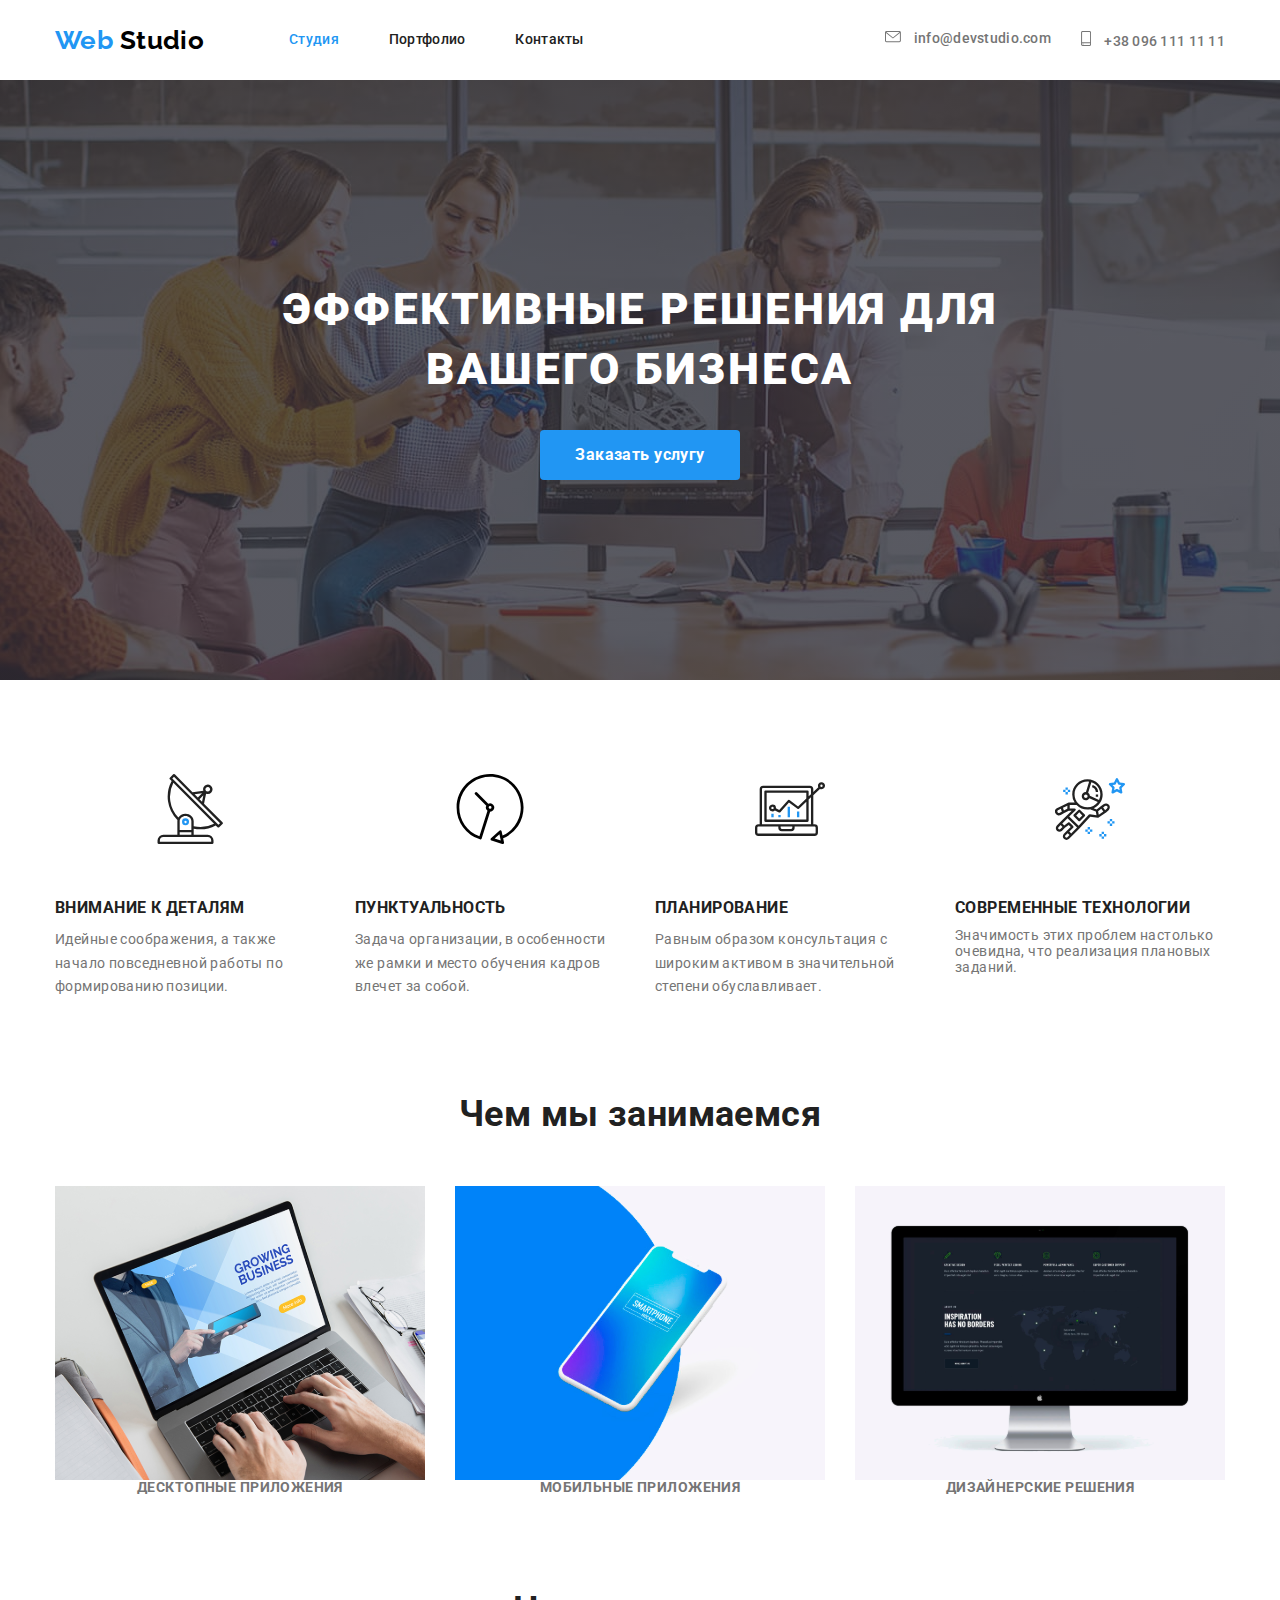
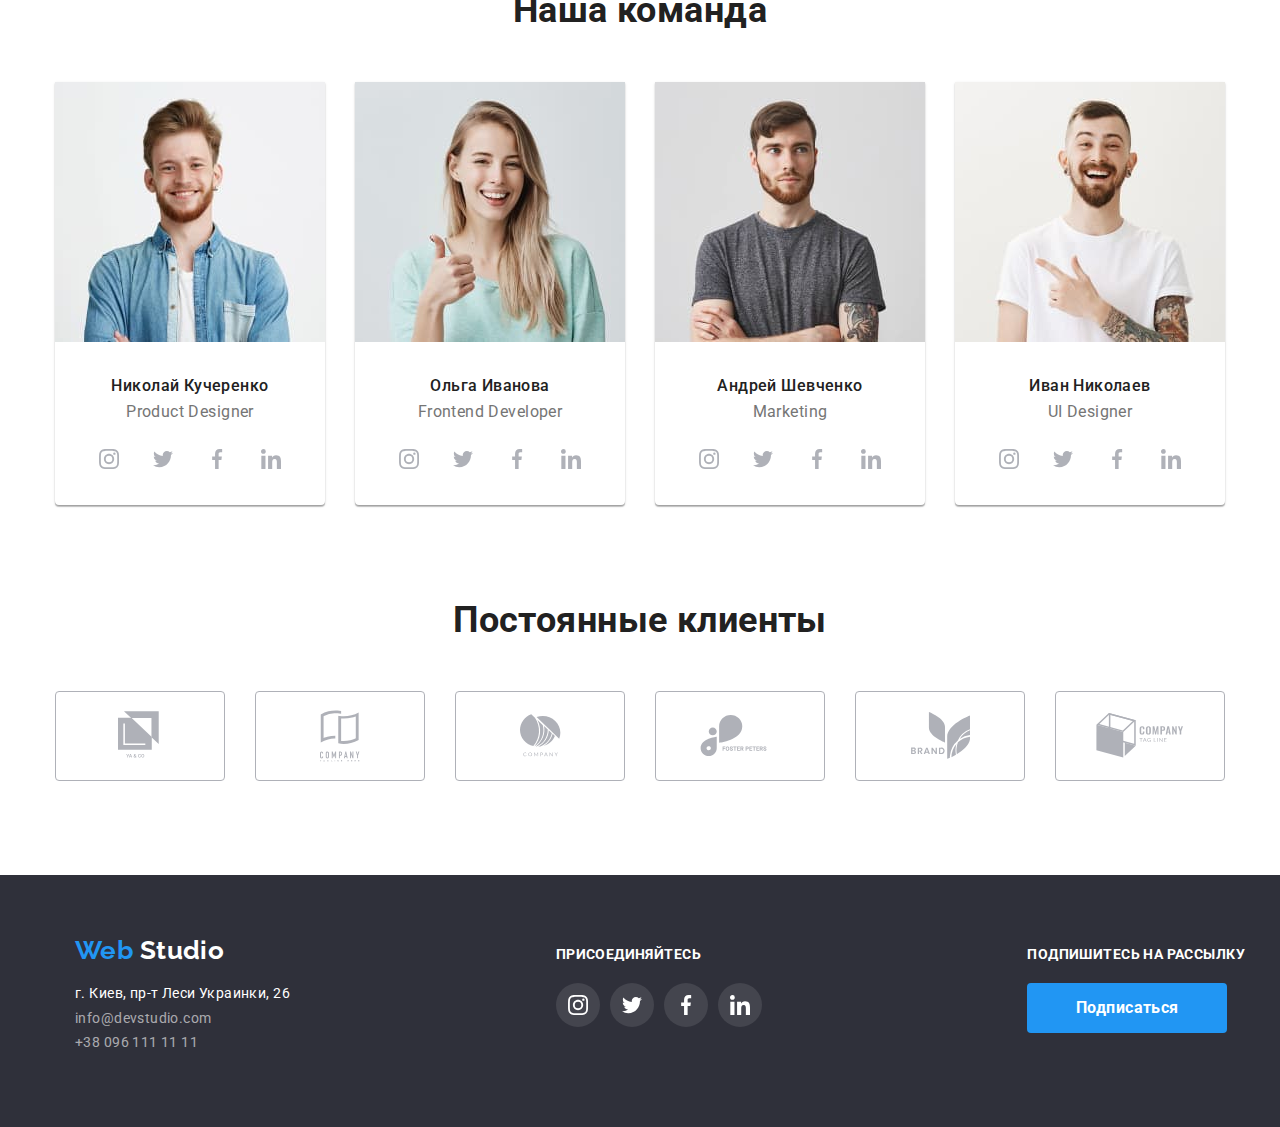
<file: index.html>
<!DOCTYPE html>
<html lang="ru">
  <head>
    <meta charset="UTF-8" />
    <meta name="viewport" content="width=device-width, initial-scale=1.0" />
    <title>Web Studio</title>
    <link
      href="https://fonts.googleapis.com/css2?family=Raleway:wght@700&family=Roboto:wght@400;500;700;900&display=swap"
      rel="stylesheet"
    />
    <link
      rel="stylesheet"
      href="https://cdnjs.cloudflare.com/ajax/libs/modern-normalize/0.7.0/modern-normalize.min.css"
    />
    <link rel="stylesheet" href="./css/styles.css" />
  </head>

  <body>
    <header>
      <div class="container main-nav">
        <a href="./index.html" class="logo">
          <span class="logo-web">Web</span>
          <span class="logo-studio">Studio</span>
        </a>

        <nav>
          <ul class="site-nav list">
            <li class="item">
              <a href="./index.html" class="link current">Студия</a>
            </li>
            <li class="item">
              <a href="./portfolio.html" class="link">Портфолио</a>
            </li>
            <li class="item"><a href="" class="link">Контакты</a></li>
          </ul>
        </nav>

        <address class="adress">
          <ul class="adress-nav list">
            <li class="item">
              <a href="mailto:info@devstudio.com" class="adress-link">
                <svg class="icon-envelope icon-header">
                  <use href="./images/symbol-defs.svg#envelope"></use>
                </svg>
                info@devstudio.com</a
              >
            </li>
            <li class="item">
              <a href="tel:+380961111111" class="adress-link">
                <svg class="icon-phone icon-header">
                  <use href="./images/symbol-defs.svg#phone"></use>
                </svg>
                +38 096 111 11 11
              </a>
            </li>
          </ul>
        </address>
      </div>
    </header>

    <main>
      <section class="hero">
        <div class="overlay">
          <h1 class="hero-title">Эффективные решения для вашего бизнеса</h1>
          <a href="" class="button">Заказать услугу</a>
        </div>
      </section>

      <section class="section">
        <div class="container">
          <h2 class="section-title visually-hidden">Особенность работы</h2>
          <ul class="feature-list list">
            <li class="item">
              <svg class="feature-icon">
                <use href="./images/symbol-defs.svg#antena"></use>
              </svg>
              <h3 class="title">Внимание к деталям</h3>
              <p class="text">
                Идейные соображения, а также начало повседневной работы по
                формированию позиции.
              </p>
            </li>
            <li class="item">
              <svg class="feature-icon">
                <use href="./images/symbol-defs.svg#clock"></use>
              </svg>
              <h3 class="title">Пунктуальность</h3>
              <p class="text">
                Задача организации, в особенности же рамки и место обучения
                кадров влечет за собой.
              </p>
            </li>
            <li class="item">
              <svg class="feature-icon">
                <use href="./images/symbol-defs.svg#diagram"></use>
              </svg>
              <h3 class="title icon">Планирование</h3>
              <p class="text">
                Равным образом консультация с широким активом в значительной
                степени обуславливает.
              </p>
            </li>
            <li class="item">
              <svg class="feature-icon">
                <use href="./images/symbol-defs.svg#astronaut"></use>
              </svg>
              <h3 class="title icon">Современные технологии</h3>
              <p>
                Значимость этих проблем настолько очевидна, что реализация
                плановых заданий.
              </p>
            </li>
          </ul>
        </div>
      </section>

      <section class="section">
        <div class="container">
          <h2 class="section-title">Чем мы занимаемся</h2>
          <ul class="todo-list list">
            <li class="item icon-laptop">
              <p class="todo-text">Десктопные приложения</p>
            </li>
            <li class="item icon-smartphone">
              <p class="todo-text">Мобильные приложения</p>
            </li>
            <li class="item icon-monitor">
              <p class="todo-text">Дизайнерские решения</p>
            </li>
          </ul>
        </div>
      </section>

      <section class="section">
        <div class="container">
          <h2 class="section-title">Наша команда</h2>
          <ul class="team-list list">
            <li class="item">
              <img
                src="./images/team1.jpg"
                alt="член команды 1"
                width="270"
                class="img"
              />
              <h3 class="title">Николай Кучеренко</h3>
              <p class="text">Product Designer</p>
              <ul class="social-list list">
                <li class="item">
                  <a href="" aria-label="Ссылка на Instagramm" class="img-social">
                    <svg class="team-icon" width = "20" height = "20">
                      <use href="./images/symbol-defs.svg#instagram"></use>
                    </svg>
                  </a>
                </li>
                <li class="item">
                  <a href="" aria-label="Ссылка на Twitter" class="img-social">
                    <svg class="team-icon" width="20" height="20">
                      <use href="./images/symbol-defs.svg#twitter"></use>
                    </svg>
                  </a>
                </li>
                <li class="item">
                  <a href="" aria-label="Ссылка на Facebook" class="img-social">
                    <svg class="team-icon" width="20" height="20">
                      <use href="./images/symbol-defs.svg#facebook"></use>
                    </svg>
                  </a>
                </li>
                <li class="item">
                  <a href="" aria-label="Ссылка на LinkedIn" class="img-social">
                    <svg class="team-icon" width="20" height="20">
                      <use href="./images/symbol-defs.svg#linkedin"></use>
                    </svg>
                  </a>
                </li>
              </ul>
            </li>
            <li class="item">
              <img
                src="./images/team2.jpg"
                alt="член команды 2"
                width="270"
                class="img"
              />
              <h3 class="title">Ольга Иванова</h3>
              <p class="text">Frontend Developer</p>
              <ul class="social-list list">
                <li class="item">
                  <a href="" aria-label="Ссылка на Instagramm" class="img-social">
                    <svg class="team-icon" width="20" height="20">
                      <use href="./images/symbol-defs.svg#instagram"></use>
                    </svg>
                  </a>
                </li>
                <li class="item">
                  <a href="" aria-label="Ссылка на Twitter" class="img-social">
                    <svg class="team-icon" width="20" height="20">
                      <use href="./images/symbol-defs.svg#twitter"></use>
                    </svg>
                  </a>
                </li>
                <li class="item">
                  <a href="" aria-label="Ссылка на Facebook" class="img-social">
                    <svg class="team-icon" width="20" height="20">
                      <use href="./images/symbol-defs.svg#facebook"></use>
                    </svg>
                  </a>
                </li>
                <li class="item">
                  <a href="" aria-label="Ссылка на LinkedIn" class="img-social">
                    <svg class="team-icon" width="20" height="20">
                      <use href="./images/symbol-defs.svg#linkedin"></use>
                    </svg>
                  </a>
                </li>
              </ul>
            </li>
            <li class="item">
              <img
                src="./images/team3.jpg"
                alt="член команды 3"
                width="270"
                class="img"
              />
              <h3 class="title">Андрей Шевченко</h3>
              <p class="text">Marketing</p>
              <ul class="social-list list">
                <li class="item">
                  <a href="" aria-label="Ссылка на Instagramm" class="img-social">
                    <svg class="team-icon" width="20" height="20">
                      <use href="./images/symbol-defs.svg#instagram"></use>
                    </svg>
                  </a>
                </li>
                <li class="item">
                  <a href="" aria-label="Ссылка на Twitter" class="img-social">
                    <svg class="team-icon" width="20" height="20">
                      <use href="./images/symbol-defs.svg#twitter"></use>
                    </svg>
                  </a>
                </li>
                <li class="item">
                  <a href="" aria-label="Ссылка на Facebook" class="img-social">
                    <svg class="team-icon" width="20" height="20">
                      <use href="./images/symbol-defs.svg#facebook"></use>
                    </svg>
                  </a>
                </li>
                <li class="item">
                  <a href="" aria-label="Ссылка на LinkedIn" class="img-social">
                    <svg class="team-icon" width="20" height="20">
                      <use href="./images/symbol-defs.svg#linkedin"></use>
                    </svg>
                  </a>
                </li>
              </ul>
            </li>
            <li class="item">
              <img
                src="./images/team4.jpg"
                alt="член команды 4"
                width="270"
                class="img"
              />
              <h3 class="title">Иван Николаев</h3>
              <p class="text">UI Designer</p>
              <ul class="social-list list">
                <li class="item">
                  <a href="" aria-label="Ссылка на Instagramm" class="img-social">
                    <svg class="team-icon" width="20" height="20">
                      <use href="./images/symbol-defs.svg#instagram"></use>
                    </svg>
                  </a>
                </li>
                <li class="item">
                  <a href="" aria-label="Ссылка на Twitter" class="img-social">
                    <svg class="team-icon" width="20" height="20">
                      <use href="./images/symbol-defs.svg#twitter"></use>
                    </svg>
                  </a>
                </li>
                <li class="item">
                  <a href="" aria-label="Ссылка на Facebook" class="img-social">
                    <svg class="team-icon" width="20" height="20">
                      <use href="./images/symbol-defs.svg#facebook"></use>
                    </svg>
                  </a>
                </li>
                <li class="item">
                  <a href="" aria-label="Ссылка на LinkedIn" class="img-social">
                    <svg class="team-icon" width="20" height="20">
                      <use href="./images/symbol-defs.svg#linkedin"></use>
                    </svg>
                  </a>
                </li>
              </ul>
            </li>
          </ul>
        </div>
      </section>

      <section class="section">
        <div class="container">
          <h2 class="section-title">Постоянные клиенты</h2>
          <ul class="client-list list">
            <li>
              <a href="#" class="item">
                <svg class="img-client"  width="45" height = "50">
                  <use href="./images/symbol-defs.svg#client_1"></use>
                </svg>
              </a>
            </li>
            <li>
              <a href="#" class="item">
                <svg class="img-client" width="40" height = "52">
                  <use href="./images/symbol-defs.svg#client_2"></use>
                </svg>
              </a>
            </li>
            <li>
              <a href="#" class="item">
                <svg class="img-client"  width="41" height = "43">
                  <use href="./images/symbol-defs.svg#client_3"></use>
                </svg>
              </a>
            </li>
              <a href="#" class="item">
                <svg class="img-client"  width="80" height = "42">
                  <use href="./images/symbol-defs.svg#client_4"></use>
                </svg>
              </a>
              </li>
              <li>
                <a href="#" class="item">
                  <svg class="img-client"  width="59" height = "47">
                    <use href="./images/symbol-defs.svg#client_5"></use>
                  </svg>
                </a>
              </li>
              <li>
                <a href="#" class="item">
                  <svg class="img-client" width="88" height = "45">
                    <use href="./images/symbol-defs.svg#client_6"></use>
                  </svg>
                </a>
              </li>
          </ul>
        </div>
      </section>
    </main>

    <footer class = "footer-main">
      <div class="container footer">
        <div>
          <a href="./index.html" class="logo">
            <span class="logo-web">Web</span>
            <span class="logo-studio">Studio</span>
          </a>
          <address class="footer-adress">
            <ul class="list">
              <li class="item">
                <p class="post">г. Киев, пр-т Леси Украинки, 26</p>
              </li>
              <li class="item">
                <a href="mailto:info@devstudio.com" class="link"
                  >info@devstudio.com
                </a>
              </li>
              
              <li class="item">
                <a href="tel:+380961111111" class="link">+38 096 111 11 11</a>
              </li>
            </ul>
          </address>
        </div>

        <div class="footer-list">
          <div class="footer-header">Присоединяйтесь</div>
          <ul class="social-list list">
            <li class="item">
              <a href="" aria-label="Ссылка на Instagramm" class="img-social img-footer">
                <svg class="team-icon" width="20" height="20">
                  <use href="./images/symbol-defs.svg#instagram"></use>
                </svg>
              </a>
            </li>
            <li class="item">
              <a href="" aria-label="Ссылка на Twitter" class="img-social img-footer">
                <svg class="team-icon" width="20" height="20">
                  <use href="./images/symbol-defs.svg#twitter"></use>
                </svg>
              </a>
            </li>
            <li class="item">
              <a href="" aria-label="Ссылка на Facebook" class="img-social img-footer">
                <svg class="team-icon" width="20" height="20">
                  <use href="./images/symbol-defs.svg#facebook"></use>
                </svg>
              </a>
            </li>
            <li class="item">
              <a href="" aria-label="Ссылка на LinkedIn" class="img-social img-footer">
                <svg class="team-icon" width="20" height="20">
                  <use href="./images/symbol-defs.svg#linkedin"></use>
                </svg>
              </a>
            </li>
          </ul>
        </div>

        <div>
          <div class="footer-header">Подпишитесь на рассылку</div>
          <a href="" class="button">Подписаться</a>
        </div>
      </div>
    </footer>
  </body>
</html>
</file>
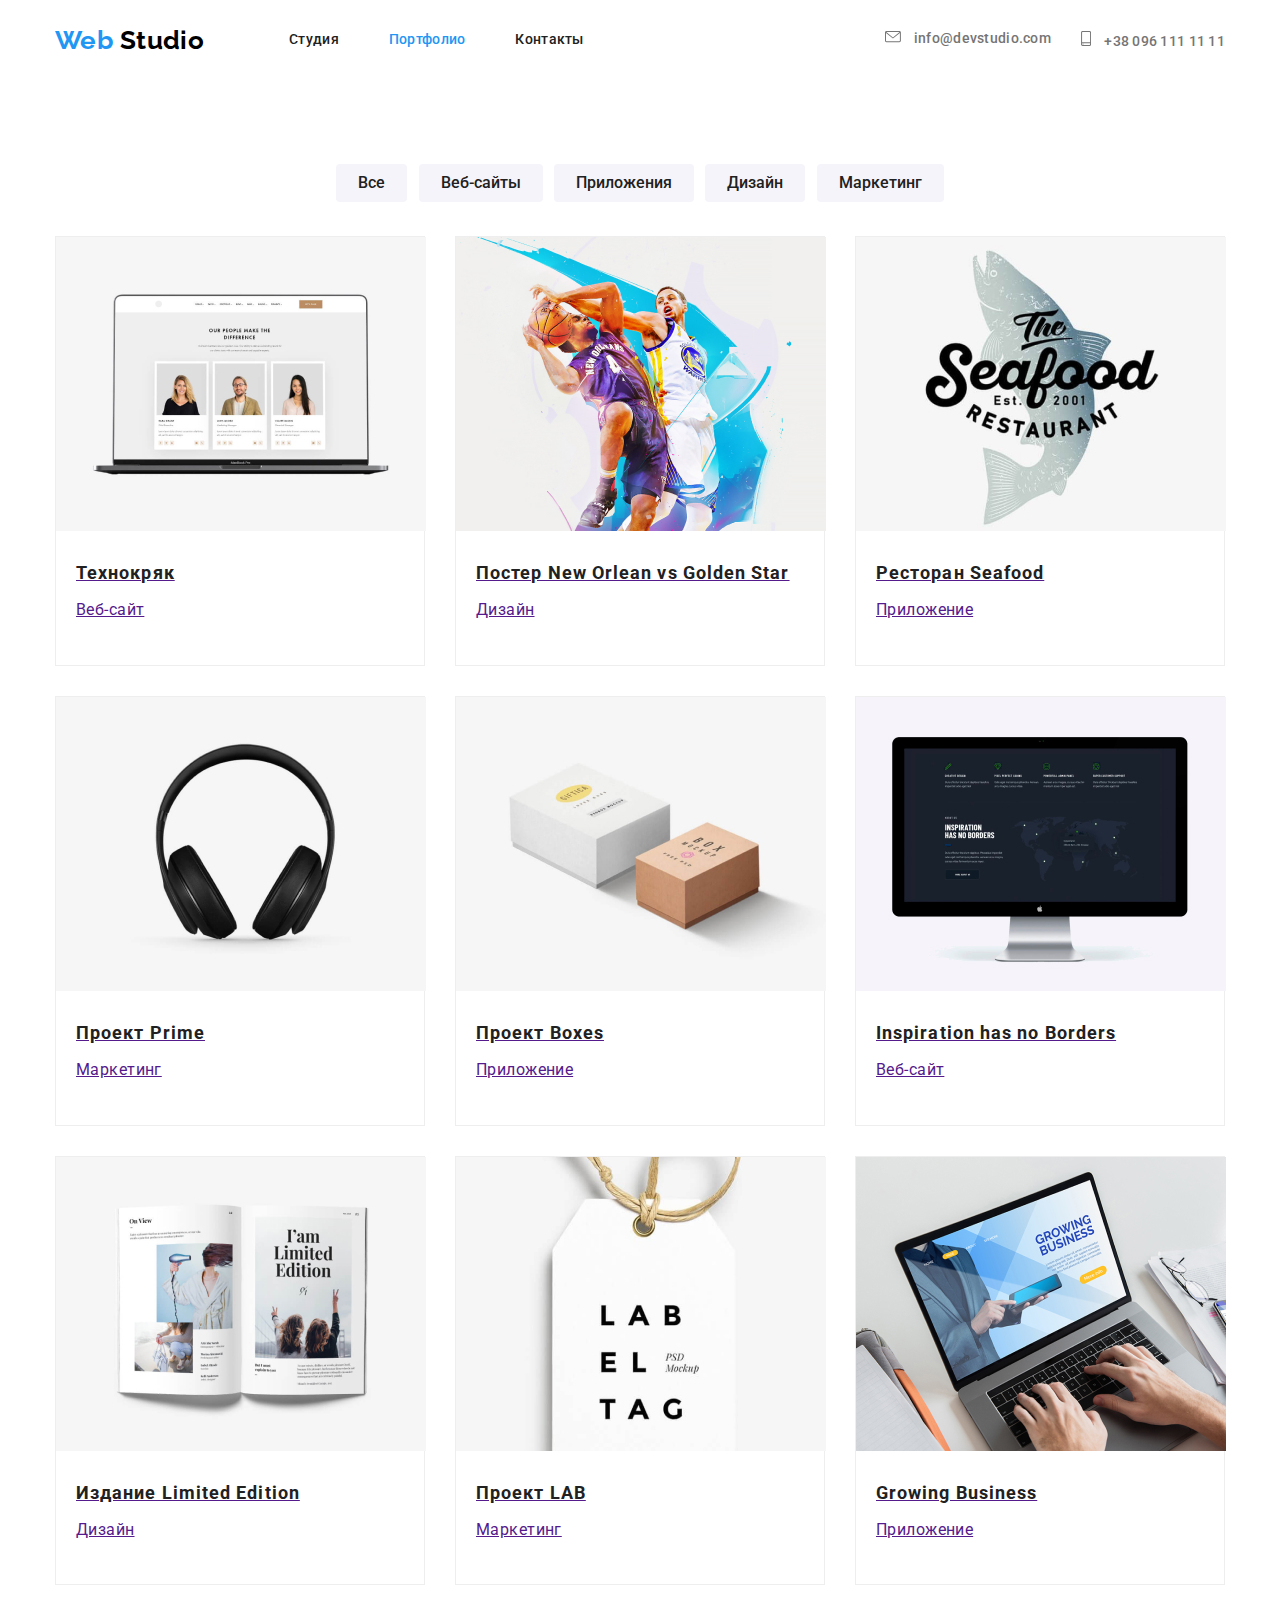
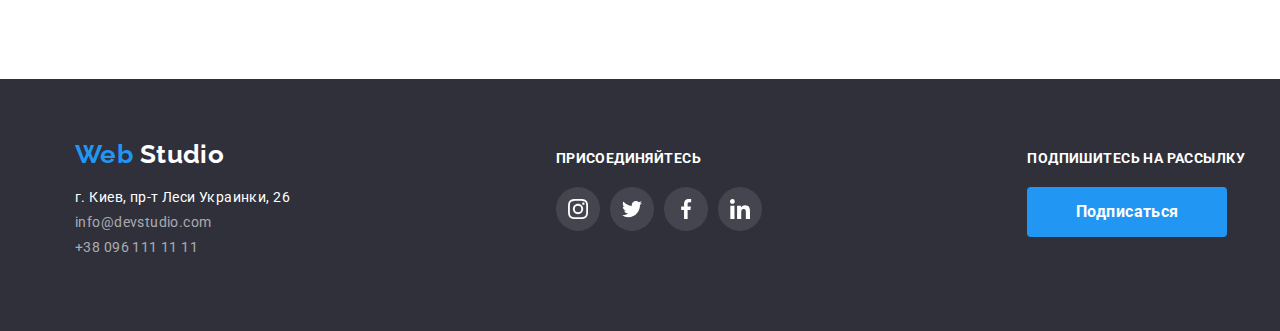
<file: portfolio.html>
<!DOCTYPE html>
<html lang="ru">
  <head>
    <meta charset="UTF-8" />
    <meta name="viewport" content="width=device-width, initial-scale=1.0" />
    <title>Web Studio</title>
    <link
      href="https://fonts.googleapis.com/css2?family=Raleway:wght@700&family=Roboto:wght@400;500;700;900&display=swap"
      rel="stylesheet"
    />
    <link
      rel="stylesheet"
      href="https://cdnjs.cloudflare.com/ajax/libs/modern-normalize/0.7.0/modern-normalize.min.css"
    />
    <link rel="stylesheet" href="./css/styles.css" />
  </head>

  <body>
    <header>
      <div class="container main-nav">
        <a href="./index.html" class="logo">
          <span class="logo-web">Web</span>
          <span class="logo-studio">Studio</span>
        </a>

        <nav>
          <ul class="site-nav list">
            <li class="item"><a href="./index.html" class="link">Студия</a></li>
            <li class="item">
              <a href="./portfolio.html" class="link current">Портфолио</a>
            </li>
            <li class="item"><a href="" class="link">Контакты</a></li>
          </ul>
        </nav>

        <address class="adress">
          <ul class="adress-nav list">
            <li class="item">
              <a href="mailto:info@devstudio.com" class="adress-link">
                <svg class="icon-envelope icon-header">
                  <use href="./images/symbol-defs.svg#envelope"></use>
                </svg>
                info@devstudio.com</a
              >
            </li>
            <li class="item">
              <a href="tel:+380961111111" class="adress-link">
                <svg class="icon-phone icon-header">
                  <use href="./images/symbol-defs.svg#phone"></use>
                </svg>
                +38 096 111 11 11
              </a>
            </li>
          </ul>
        </address>
      </div>
    </header>

    <main>
      <section class="section">
        <div class="container">
          <h1 class="section-title visually-hidden">Наши работы</h1>
          <div class="filter">
            <button type="button" class="button-work">Все</button>
            <button type="button" class="button-work">Веб-сайты</button>
            <button type="button" class="button-work">Приложения</button>
            <button type="button" class="button-work">Дизайн</button>
            <button type="button" class="button-work">Маркетинг</button>
          </div>
          <ul class="work-list list">
            <li class="element">
              <a href="">
                <img
                  src="./images/Portfolio/img1.jpg"
                  alt="работа 1"
                  width="370"
                />
                <div class="elem">
                  <h2 class="title">Технокряк</h2>
                  <p class="text">Веб-сайт</p>
                  <p class="item">
                    Технокряк это современная площадка распространения
                    коронавируса. Компании используют эту платформу для
                    цифрового шпионажа и атак на защищённые сервера конкурентов.
                  </p>
                </div>
              </a>
            </li>
            <li class="element">
              <a href="">
                <img
                  src="./images/Portfolio/img2.jpg"
                  alt="работа 2"
                  width="370"
                />
                <div class="elem">
                  <h2 class="title">Постер New Orlean vs Golden Star</h2>
                  <p class="text">Дизайн</p>
                  <p class="item">
                    Технокряк это современная площадка распространения
                    коронавируса. Компании используют эту платформу для
                    цифрового шпионажа и атак на защищённые сервера конкурентов.
                  </p>
                </div>
              </a>
            </li>
            <li class="element">
              <a href="">
                <img
                  src="./images/Portfolio/img3.jpg"
                  alt="работа 3"
                  width="370"
                />
                <div class="elem">
                  <h2 class="title">Ресторан Seafood</h2>
                  <p class="text">Приложение</p>
                  <p class="item">
                    Технокряк это современная площадка распространения
                    коронавируса. Компании используют эту платформу для
                    цифрового шпионажа и атак на защищённые сервера конкурентов.
                  </p>
                </div>
              </a>
            </li>
            <li class="element">
              <a href="">
                <img
                  src="./images/Portfolio/img4.jpg"
                  alt="работа 4"
                  width="370"
                />
                <div class="elem">
                  <h2 class="title">Проект Prime</h2>
                  <p class="text">Маркетинг</p>
                  <p class="item">
                    Технокряк это современная площадка распространения
                    коронавируса. Компании используют эту платформу для
                    цифрового шпионажа и атак на защищённые сервера конкурентов.
                  </p>
                </div>
              </a>
            </li>
            <li class="element">
              <a href="">
                <img
                  src="./images/Portfolio/img5.jpg"
                  alt="работа 5"
                  width="370"
                />
                <div class="elem">
                  <h2 class="title">Проект Boxes</h2>
                  <p class="text">Приложение</p>
                  <p class="item">
                    Технокряк это современная площадка распространения
                    коронавируса. Компании используют эту платформу для
                    цифрового шпионажа и атак на защищённые сервера конкурентов.
                  </p>
                </div>
              </a>
            </li>
            <li class="element">
              <a href="">
                <img
                  src="./images/Portfolio/img6.jpg"
                  alt="работа 6"
                  width="370"
                />
                <div class="elem">
                  <h2 class="title">Inspiration has no Borders</h2>
                  <p class="text">Веб-сайт</p>
                  <p class="item">
                    Технокряк это современная площадка распространения
                    коронавируса. Компании используют эту платформу для
                    цифрового шпионажа и атак на защищённые сервера конкурентов.
                  </p>
                </div>
              </a>
            </li>
            <li class="element">
              <a href="">
                <img
                  src="./images/Portfolio/img7.jpg"
                  alt="работа 7"
                  width="370"
                />
                <div class="elem">
                  <h2 class="title">Издание Limited Edition</h2>
                  <p class="text">Дизайн</p>
                  <p class="item">
                    Технокряк это современная площадка распространения
                    коронавируса. Компании используют эту платформу для
                    цифрового шпионажа и атак на защищённые сервера конкурентов.
                  </p>
                </div>
              </a>
            </li>
            <li class="element">
              <a href="">
                <img
                  src="./images/Portfolio/img8.jpg"
                  alt="работа 8"
                  width="370"
                />
                <div class="elem">
                  <h2 class="title">Проект LAB</h2>
                  <p class="text">Маркетинг</p>
                  <p class="item">
                    Технокряк это современная площадка распространения
                    коронавируса. Компании используют эту платформу для
                    цифрового шпионажа и атак на защищённые сервера конкурентов.
                  </p>
                </div>
              </a>
            </li>
            <li class="element">
              <a href="">
                <img
                  src="./images/Portfolio/img9.jpg"
                  alt="работа 9"
                  width="370"
                />
                <div class="elem">
                  <h2 class="title">Growing Business</h2>
                  <p class="text">Приложение</p>
                  <p class="item">
                    Технокряк это современная площадка распространения
                    коронавируса. Компании используют эту платформу для
                    цифрового шпионажа и атак на защищённые сервера конкурентов.
                  </p>
                </div>
              </a>
            </li>
          </ul>
        </div>
      </section>
    </main>

    <footer class="footer-main">
      <div class="container footer">
        <div>
          <a href="./index.html" class="logo">
            <span class="logo-web">Web</span>
            <span class="logo-studio">Studio</span>
          </a>
          <address class="footer-adress">
            <ul class="list">
              <li class="item">
                <p class="post">г. Киев, пр-т Леси Украинки, 26</p>
              </li>
              <li class="item">
                <a href="mailto:info@devstudio.com" class="link"
                  >info@devstudio.com
                </a>
              </li>
              <li class="item">
                <a href="tel:+380961111111" class="link">+38 096 111 11 11</a>
              </li>
            </ul>
          </address>
        </div>

        <div class="footer-list">
          <div class="footer-header">Присоединяйтесь</div>
          <ul class="social-list list">
            <li class="item">
              <a
                href=""
                aria-label="Ссылка на Instagramm"
                class="img-social img-footer"
              >
                <svg class="team-icon" width="20" height="20">
                  <use href="./images/symbol-defs.svg#instagram"></use>
                </svg>
              </a>
            </li>
            <li class="item">
              <a
                href=""
                aria-label="Ссылка на Twitter"
                class="img-social img-footer"
              >
                <svg class="team-icon" width="20" height="20">
                  <use href="./images/symbol-defs.svg#twitter"></use>
                </svg>
              </a>
            </li>
            <li class="item">
              <a
                href=""
                aria-label="Ссылка на Facebook"
                class="img-social img-footer"
              >
                <svg class="team-icon" width="20" height="20">
                  <use href="./images/symbol-defs.svg#facebook"></use>
                </svg>
              </a>
            </li>
            <li class="item">
              <a
                href=""
                aria-label="Ссылка на LinkedIn"
                class="img-social img-footer"
              >
                <svg class="team-icon" width="20" height="20">
                  <use href="./images/symbol-defs.svg#linkedin"></use>
                </svg>
              </a>
            </li>
          </ul>
        </div>

        <div>
          <div class="footer-header">Подпишитесь на рассылку</div>
          <a href="" class="button">Подписаться</a>
        </div>
      </div>
    </footer>
  </body>
</html>
</file>
<file: css/styles.css>
:root {
  --primary-text-color: #757575;
  --title-text-color: #212121;
  --accent-color: #2196f3;
  --primary-white-color: #ffffff;
}

body {
  background-color: var(--primary-white-color);
  color: var(--primary-text-color);

  font-family: Roboto, sans-serif;
  font-size: 14px;
  line-height: 1.14;
  letter-spacing: 0.03em;
}

button {
  font-family: inherit;
}

h1,
h2,
h3,
h4,
h5,
h6,
p {
  margin-top: 0;
  margin-bottom: 0;
}

.visually-hidden {
  position: absolute !important;
  clip: rect(1px 1px 1px 1px);
  /* IE6, IE7 */
  clip: rect(1px, 1px, 1px, 1px);
  padding: 0 !important;
  border: 0 !important;
  height: 1px !important;
  width: 1px !important;
  overflow: hidden;
}

.overlay {
  max-width: 1600px;
  height: 600px;
  margin-left: auto;
  margin-right: auto;
  background-image: linear-gradient(
      rgba(47, 48, 58, 0.8),
      rgba(47, 48, 58, 0.8)
    ),
    url('../images/Header.jpg');
  background-position: center;
  background-repeat: no-repeat;
  background-size: cover;
  background-color: rgba(47, 48, 58, 0.8);
  /* padding: 200px 450px; */
  padding: 200px 20%;
}

.list {
  list-style: none;
  padding: 0;
  margin: 0;
}

.container {
  margin-left: auto;
  margin-right: auto;
  width: 1200px;
  padding-left: 15px;
  padding-right: 15px;
}

.main-nav {
  display: flex;
  align-items: center;
}

/*logo*/
.logo {
  font-family: Raleway, sans-serif;
  font-weight: bold;
  font-size: 26px;
  line-height: 1.19;
  text-decoration: none;
}

.logo-web {
  color: var(--accent-color);
}
.logo-studio {
  color: #000000;
}

/*site nav*/
.site-nav {
  display: flex;
  margin-left: 85px;
}

.site-nav .item + .item {
  /* беруться все кроме первого */
  margin-left: 50px;
}

/* 
результат тотже что и выше
только берутся все кроме последнего
.site-nav .item:not(:last-child) {
  margin-right: 50px;
} */

.site-nav .link {
  /*чтобы работала вертикальная геометрия и раздвигалась li */
  display: block;
  /* увеличиваем высоту линка, ширина по которой можно пецнуть мышкой */
  padding-top: 32px;
  padding-bottom: 32px;

  color: var(--title-text-color);

  font-weight: 500;
  letter-spacing: 0.02em;

  text-decoration: none;
}

.site-nav .link:hover,
.site-nav .link:focus {
  color: var(--accent-color);
}

.site-nav .link.current {
  color: var(--accent-color);
}

.adress {
  /* для флекс auto работает для горизонтали, для обычных блоков по вертикали */
  margin-left: auto;
  font-style: normal;
}

.adress-nav {
  display: flex;
}

.adress-nav .item + .item {
  margin-left: 30px;
}

.adress-link {
  color: var(--primary-text-color);
  font-weight: 500;
  letter-spacing: 0.02em;
  text-decoration: none;
}
.icon-header {
  margin-right: 10px;
  fill: currentColor;
}

.icon-envelope {
  width: 16px;
  height: 12px;
}

.icon-phone {
  width: 10px;
  height: 15px;
}

.adress-link:focus,
.adress-link:hover {
  color: var(--accent-color);
}

/*hero*/
.hero {
  text-align: center;
  margin-bottom: 94px;
}

.hero-title {
  margin-bottom: 30px;

  color: var(--primary-white-color);

  font-weight: 900;
  font-size: 44px;
  line-height: 1.36;

  letter-spacing: 0.06em;
  text-transform: uppercase;
}

.button {
  display: inline-block;
  min-width: 200px;
  padding: 10px 32px;
  border-radius: 4px;
  /* display: flex;
  align-items: center;
  letter-spacing: 0.06em; */

  color: var(--primary-white-color);
  background-color: var(--accent-color);
  font-weight: bold;
  font-size: 16px;
  line-height: 1.87;
  text-decoration: none;
  text-align: center;
}

/*section*/
.section {
  padding-bottom: 94px;
}

.section-title {
  margin-bottom: 50px;

  color: var(--title-text-color);
  font-weight: 700;
  font-size: 36px;
  line-height: 1.17;
  text-align: center;
}

/*feature*/
.feature-list {
  display: flex;
}

.feature-list .item + .item {
  margin-left: 30px;
}

.feature-list .item {
  width: calc((100% - 90px) / 3);
}
.feature-list .title {
  margin-bottom: 10px;

  color: var(--title-text-color);
  font-weight: 700;
  text-transform: uppercase;
}

.feature-list .text {
  line-height: 1.71;
}

.feature-icon {
  display: block;
  margin-bottom: 55px;
  margin-left: auto;
  margin-right: auto;
  width: 70px;
  height: 70px;
}

/* todo */
.todo-list {
  display: flex;
  justify-content: space-between;
}

.todo-text {
  font-weight: 700;
  text-align: center;
  text-transform: uppercase;
}
.todo-list .item {
  width: calc((100% - 2 * 30px) / 3);
}

.todo-list .item::before {
  content: '';
  display: block;
  /* width: 370px; */
  height: 294px;
  background-repeat: no-repeat;
  background-size: contain;
  background-position: center;
}

.icon-laptop::before {
  background-image: url('../images/laptop.svg');
}

.icon-smartphone::before {
  background-image: url('../images/smartphone.svg');
}

.icon-monitor::before {
  background-image: url('../images/monitor.svg');
}

/*team*/
.team-list {
  display: flex;
  text-align: center;
  justify-content: space-between;
}

.social-list {
  display: flex;
  justify-content: center;
  margin-bottom: 24px;
  margin-top: 16px;
}

.social-list .item + .item {
  margin-left: 10px;
}

.team-list .img {
  margin-bottom: 30px;
}

.team-list > .item {
  background: #ffffff;
  box-shadow: 0px 2px 1px rgba(0, 0, 0, 0.2), 0px 1px 1px rgba(0, 0, 0, 0.14),
    0px 1px 3px rgba(0, 0, 0, 0.12);
  border-radius: 0px 0px 4px 4px;
}

.team-list .title {
  margin-bottom: 10px;

  color: var(--title-text-color);
  font-weight: 500;
  font-size: 16px;
  line-height: 1.19;
}

.team-list .text {
  display: inline-block;

  font-size: 16px;
  line-height: 1.19px;
}

.img-social {
  display: flex;
  align-items: center;
  justify-content: center;
  height: 44px;
  width: 44px;
  border-radius: 50%;
}

/* client-list */
.client-list {
  display: flex;
  justify-content: space-between;
}

.team-list .img-social:hover,
.team-list .img-social:focus,
.footer-list .img-social:hover,
.footer-list .img-social:focus {
  background-color: var(--accent-color);
  --color1: var(--primary-white-color);
}

.client-list .item + .item {
  margin-right: 30px;
}

.client-list .item {
  display: flex;
  align-items: center;
  justify-content: center;

  width: 170px;
  height: 90px;

  border: 1px solid #afb1b8;
  box-sizing: border-box;
  border-radius: 4px;

  color: #afb1b8;
}

.client-list .item:hover {
  border-color: var(--accent-color);
  color: var(--accent-color);
}

.img-client {
  --color1: currentColor;
}

/* footer   */
.footer-main {
  background: #2f303a;
  height: 252px;
  padding: 60px;
}

.container.footer {
  display: flex;
  justify-content: space-between;
  align-items: baseline;
}

.footer-adress .post {
  color: var(--primary-white-color);
  font-size: 14px;
  line-height: 1.71x;
}

.footer-adress .item + .item {
  margin-top: 9px;
}

.footer-adress .link {
  color: rgba(255, 255, 255, 0.6);
  line-height: 1.71x;
  text-decoration: none;
}

.footer-adress .link:hover,
.footer-adress .link:focus {
  color: var(--accent-color);
}
.footer-adress {
  font-style: normal;
}

.footer .logo {
  display: block;
  margin-bottom: 20px;
}

.footer-header {
  font-weight: 700;
  text-transform: uppercase;
  color: var(--primary-white-color);
  margin-bottom: 20px;
}

.footer .logo-studio {
  color: var(--primary-white-color);
}

.img-footer {
  background: rgba(255, 255, 255, 0.1);
  --color1: var(--primary-white-color);
}

/* portfolio */
.filter {
  margin-top: 84px;
  margin-bottom: 34px;
  text-align: center;
}

.button-work {
  color: var(--title-text-color);
  font-weight: 500;
  font-size: 16px;
  line-height: 1.62;
  text-align: center;

  background: #f5f4fa;
  border-radius: 4px;
  border-width: 0;

  padding: 6px 22px;
}
.button-work:not(:last-child) {
  margin-right: 8px;
}

.button-work:hover,
.button-work:focus {
  color: var(--primary-white-color);
  background-color: var(--accent-color);
  box-shadow: 0px 2px 2px rgba(0, 0, 0, 0.12), 0px 1px 2px rgba(0, 0, 0, 0.08),
    0px 3px 1px rgba(0, 0, 0, 0.1);
}

.work-list {
  display: flex;
  flex-wrap: wrap;
  margin: -15px;
}

.work-list .element {
  background: var(--primary-white-color);
  border: 1px solid #eeeeee;

  /* вариант 1 дать маржины половинчатые везде и у контейнера их сминусовать */
  /* работает если нет фона */
  width: 370px;
  margin: 15px;

  /* вариант 2 рассчитать динамически и подправить у крайних маржины */
  /* рассчет ширины относительно всего экрана 
  2 - колво элементов с маржинами
  30 - ширина маржина
  3 - количество элементов на строке*/
  /* width: calc((100% - 2 * 30px) / 3);
  margin-right: 30px;
  margin-bottom: 30px; */
}

/* каждый третий уберем маржин справа */
/* .work-list .element:nth-child(3n) {
  margin-right: 0px;
} */

/* последние три уберем маржин снизу */
/* .work-list .element:nth-last-child(-n + 3) {
  margin-bottom: 0px;
} */

.work-list .title {
  margin-bottom: 4px;

  color: var(--title-text-color);
  font-weight: 700;
  font-size: 18px;
  line-height: 2;
  letter-spacing: 0.06em;
}

.work-list .element:hover {
  box-shadow: 1px 4px 6px rgba(0, 0, 0, 0.16), 0px 4px 4px rgba(0, 0, 0, 0.06),
    0px 1px 1px rgba(0, 0, 0, 0.12);
}

.work-list .item {
  font-size: 18px;
  line-height: 1.56;
  color: var(--primary-white-color);
  display: none;
}

.work-list .text {
  margin-bottom: 20px;

  font-size: 16px;
  line-height: 1.87;
}

.work-list .elem {
  padding: 20px;
}
</file>
